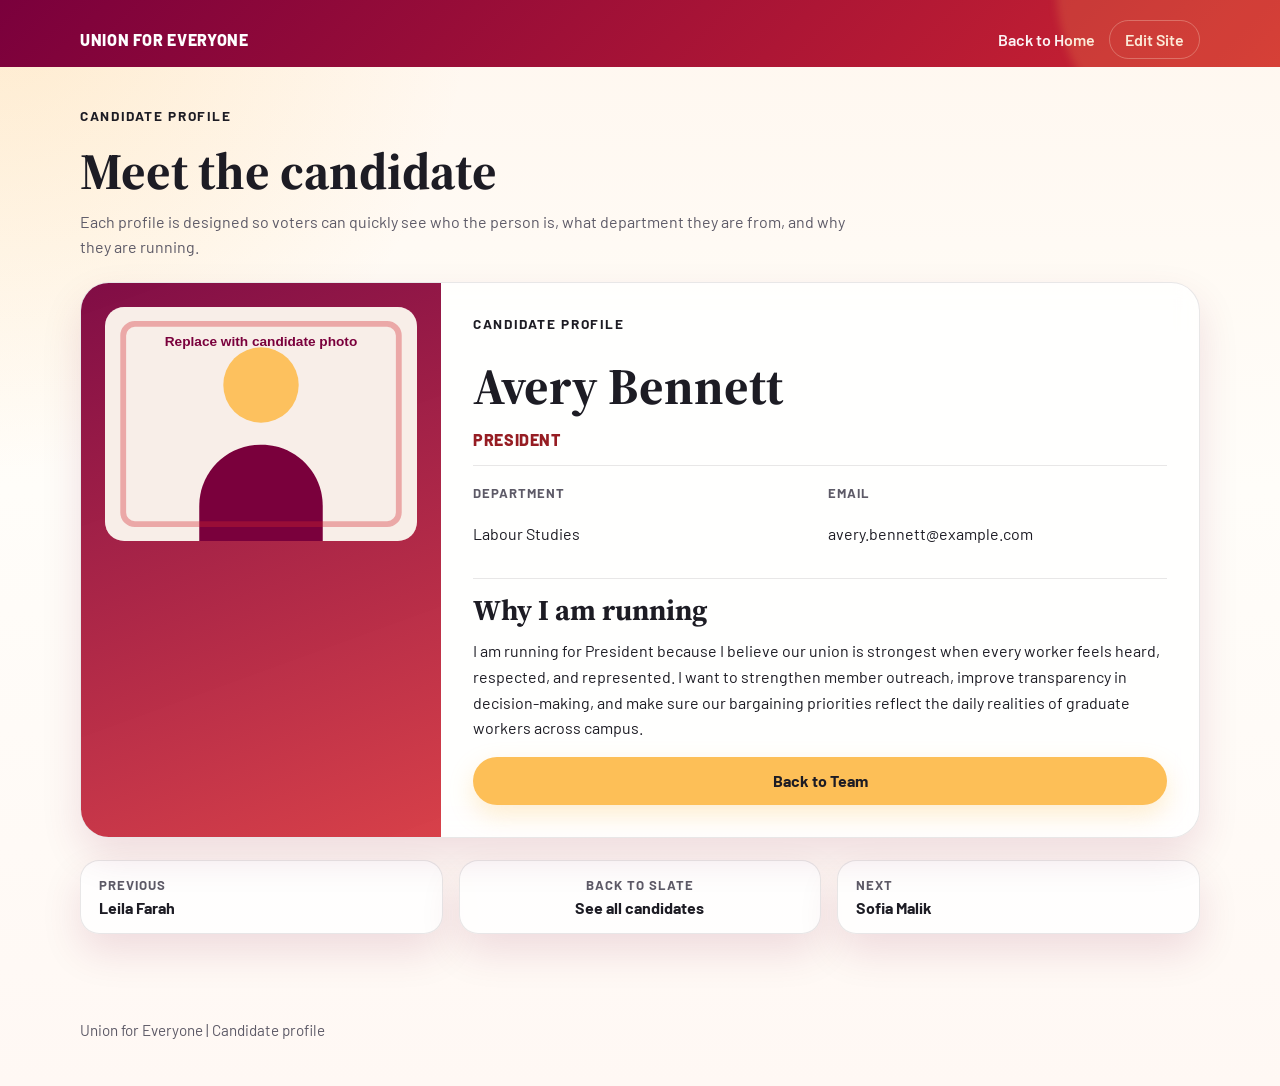
<file: candidate.html>
<!DOCTYPE html>
<html lang="en">
<head>
  <meta charset="UTF-8">
  <meta name="viewport" content="width=device-width, initial-scale=1.0">
  <title>Candidate Profile | Union for Everyone</title>
  <meta name="description" content="Candidate profile for the Union for Everyone CUPE 3906 campaign.">
  <link rel="preconnect" href="https://fonts.googleapis.com">
  <link rel="preconnect" href="https://fonts.gstatic.com" crossorigin>
  <link href="https://fonts.googleapis.com/css2?family=Barlow:wght@400;500;600;700;800&family=Source+Serif+4:wght@500;600;700&display=swap" rel="stylesheet">
  <link rel="stylesheet" href="styles.css">
</head>
<body data-page="candidate">
  <header class="profile-hero">
    <nav class="topbar topbar--solid">
      <a class="brand" href="index.html" id="brand-name">Union for Everyone</a>
      <div class="topbar__links">
        <a class="nav-link" href="index.html">Back to Home</a>
        <a class="nav-link nav-link--button" href="admin/">Edit Site</a>
      </div>
    </nav>
  </header>

  <main class="profile-shell">
    <section class="profile-intro">
      <p class="eyebrow">Candidate Profile</p>
      <h1>Meet the candidate</h1>
      <p>Each profile is designed so voters can quickly see who the person is, what department they are from, and why they are running.</p>
    </section>
    <article class="profile-card" id="candidate-profile" aria-live="polite"></article>
    <nav class="profile-nav" id="profile-nav" aria-label="Candidate navigation"></nav>
  </main>

  <footer class="site-footer">
    <p id="profile-footer-text">Union for Everyone | CUPE 3906 campaign profile</p>
  </footer>

  <script id="campaign-data" type="application/json">
    {
      "siteName": "Union for Everyone",
      "campaignLabel": "CUPE 3906 Local Election Campaign",
      "heroTitle": "Building a union that includes, supports, and fights for everyone.",
      "heroLede": "Meet our full slate of executive candidates. Click any profile to read their statement, see their department, and contact them directly.",
      "introTitle": "13 candidates, one shared campaign vision",
      "introText": "This template uses placeholder names, statements, and images so you can quickly replace them with your real campaign details.",
      "footerText": "Union for Everyone | Editable campaign website template for CUPE 3906",
      "profileFooterText": "Union for Everyone | CUPE 3906 campaign profile",
      "candidates": [
        {
          "id": "candidate-01",
          "name": "Avery Bennett",
          "position": "President",
          "department": "Labour Studies",
          "email": "avery.bennett@example.com",
          "image": "assets/placeholder-profile.svg",
          "statement": "I am running for President because I believe our union is strongest when every worker feels heard, respected, and represented. I want to strengthen member outreach, improve transparency in decision-making, and make sure our bargaining priorities reflect the daily realities of graduate workers across campus."
        },
        {
          "id": "candidate-02",
          "name": "Sofia Malik",
          "position": "Vice-President",
          "department": "Political Science",
          "email": "sofia.malik@example.com",
          "image": "assets/placeholder-profile.svg",
          "statement": "I am running for Vice-President to help build a more responsive and connected union. My focus is on communication, organizing, and making sure members can easily understand how to get support, raise concerns, and participate in union life."
        },
        {
          "id": "candidate-03",
          "name": "Jordan Chen",
          "position": "Secretary-Treasurer",
          "department": "Economics",
          "email": "jordan.chen@example.com",
          "image": "assets/placeholder-profile.svg",
          "statement": "I am running for Secretary-Treasurer because careful stewardship of union resources matters. I want members to feel confident that finances are managed responsibly, updates are easy to follow, and budgeting reflects the priorities we set together."
        },
        {
          "id": "candidate-04",
          "name": "Priya Nair",
          "position": "Recording Secretary",
          "department": "Health Research Methodology",
          "email": "priya.nair@example.com",
          "image": "assets/placeholder-profile.svg",
          "statement": "I am running for Recording Secretary because good records create accountability. I want meeting notes, decisions, and follow-up actions to be clear, timely, and accessible so members can stay informed and engaged."
        },
        {
          "id": "candidate-05",
          "name": "Daniel Okoye",
          "position": "Chief Steward",
          "department": "Engineering Physics",
          "email": "daniel.okoye@example.com",
          "image": "assets/placeholder-profile.svg",
          "statement": "I am running for Chief Steward to strengthen workplace support across departments. Members deserve responsive representation, clear grievance guidance, and a union culture where nobody feels alone when problems arise."
        },
        {
          "id": "candidate-06",
          "name": "Mina Haddad",
          "position": "Equity Officer",
          "department": "Sociology",
          "email": "mina.haddad@example.com",
          "image": "assets/placeholder-profile.svg",
          "statement": "I am running for Equity Officer because inclusion has to be active, not symbolic. I want to support anti-oppression work, improve access to union spaces, and make sure our campaigns reflect the needs of marginalized members."
        },
        {
          "id": "candidate-07",
          "name": "Ethan Rodrigues",
          "position": "Communications Officer",
          "department": "History",
          "email": "ethan.rodrigues@example.com",
          "image": "assets/placeholder-profile.svg",
          "statement": "I am running for Communications Officer because members need updates that are timely, clear, and welcoming. I want to improve outreach through better messaging, stronger visual materials, and easier access to key information."
        },
        {
          "id": "candidate-08",
          "name": "Fatima Noor",
          "position": "Health and Safety Officer",
          "department": "Kinesiology",
          "email": "fatima.noor@example.com",
          "image": "assets/placeholder-profile.svg",
          "statement": "I am running for Health and Safety Officer because healthy workplaces are a union issue. I want to elevate members' concerns around workload, stress, and physical safety while pushing for more proactive protections."
        },
        {
          "id": "candidate-09",
          "name": "Lucas Pereira",
          "position": "Social Events Coordinator",
          "department": "Anthropology",
          "email": "lucas.pereira@example.com",
          "image": "assets/placeholder-profile.svg",
          "statement": "I am running for Social Events Coordinator because community matters. I want to help create events that are accessible, affordable, and meaningful so members can build relationships beyond moments of crisis."
        },
        {
          "id": "candidate-10",
          "name": "Harpreet Gill",
          "position": "Grievance Officer",
          "department": "Psychology",
          "email": "harpreet.gill@example.com",
          "image": "assets/placeholder-profile.svg",
          "statement": "I am running for Grievance Officer because workers need steady support when navigating difficult situations. I want to make the grievance process more approachable and ensure members know what options are available to them."
        },
        {
          "id": "candidate-11",
          "name": "Nadia El-Sayed",
          "position": "International Members Representative",
          "department": "Chemistry",
          "email": "nadia.elsayed@example.com",
          "image": "assets/placeholder-profile.svg",
          "statement": "I am running for International Members Representative because international students and workers face distinct barriers that deserve focused advocacy. I want to improve information-sharing, support, and solidarity across the local."
        },
        {
          "id": "candidate-12",
          "name": "Noah Sinclair",
          "position": "Unit 1 Representative",
          "department": "English and Cultural Studies",
          "email": "noah.sinclair@example.com",
          "image": "assets/placeholder-profile.svg",
          "statement": "I am running for Unit 1 Representative to bring everyday workplace concerns forward quickly and consistently. I want to listen well, report back clearly, and help members feel more connected to union decision-making."
        },
        {
          "id": "candidate-13",
          "name": "Leila Farah",
          "position": "Unit 2 Representative",
          "department": "Geography and Earth Sciences",
          "email": "leila.farah@example.com",
          "image": "assets/placeholder-profile.svg",
          "statement": "I am running for Unit 2 Representative because contract academic workers deserve strong, visible advocacy. I want to focus on equity, workplace respect, and practical organizing that improves conditions across the unit."
        }
      ]
    }
  </script>
  <script src="script.js"></script>
</body>
</html>
</file>
<file: styles.css>
:root {
  --cupe-red: #d22630;
  --cupe-red-dark: #961d23;
  --mcmaster-maroon: #7a003c;
  --mcmaster-gold: #fdbf57;
  --ink: #1d1c24;
  --muted: #5d5a67;
  --paper: #fffaf5;
  --white: #ffffff;
  --border: rgba(29, 28, 36, 0.1);
  --shadow: 0 18px 40px rgba(122, 0, 60, 0.12);
}

* {
  box-sizing: border-box;
}

html {
  scroll-behavior: smooth;
}

body {
  margin: 0;
  font-family: "Barlow", sans-serif;
  color: var(--ink);
  background:
    radial-gradient(circle at top left, rgba(253, 191, 87, 0.22), transparent 28%),
    linear-gradient(180deg, #fff7ef 0%, #fffdf9 45%, #fff8f4 100%);
}

img {
  max-width: 100%;
  display: block;
}

a {
  color: inherit;
  text-decoration: none;
}

.hero,
.profile-hero {
  position: relative;
  overflow: hidden;
  background:
    linear-gradient(135deg, rgba(122, 0, 60, 0.97), rgba(210, 38, 48, 0.95)),
    var(--mcmaster-maroon);
  color: var(--white);
}

.hero::after,
.profile-hero::after {
  content: "";
  position: absolute;
  inset: auto -8rem -6rem auto;
  width: 22rem;
  height: 22rem;
  background: rgba(253, 191, 87, 0.18);
  border-radius: 50%;
  filter: blur(4px);
}

.topbar {
  width: min(1120px, calc(100% - 2rem));
  margin: 0 auto;
  padding: 1.25rem 0;
  display: flex;
  justify-content: space-between;
  align-items: center;
  gap: 1rem;
}

.topbar__links {
  display: flex;
  align-items: center;
  gap: 0.85rem;
  flex-wrap: wrap;
}

.topbar--solid {
  padding-bottom: 0.5rem;
}

.brand {
  font-weight: 800;
  letter-spacing: 0.04em;
  text-transform: uppercase;
}

.nav-link {
  font-weight: 600;
  opacity: 0.95;
}

.nav-link--button {
  border: 1px solid rgba(255, 255, 255, 0.3);
  border-radius: 999px;
  padding: 0.55rem 0.95rem;
}

.hero__content,
.intro,
.message-band,
.team-grid-section,
.profile-shell,
.site-footer {
  width: min(1120px, calc(100% - 2rem));
  margin: 0 auto;
}

.hero__content {
  padding: 4rem 0 5rem;
  position: relative;
  z-index: 1;
}

.hero__kicker {
  margin: 0 0 1rem;
  max-width: 40rem;
  color: rgba(255, 255, 255, 0.84);
  font-size: 1rem;
}

.eyebrow {
  margin: 0 0 0.75rem;
  text-transform: uppercase;
  letter-spacing: 0.12em;
  font-size: 0.85rem;
  font-weight: 700;
}

h1,
h2,
h3 {
  margin: 0;
  font-family: "Source Serif 4", serif;
  line-height: 1.05;
}

h1 {
  max-width: 100%;
  font-size: clamp(2.8rem, 7vw, 5.4rem);
  text-wrap: balance;
}

h2 {
  font-size: clamp(2rem, 4vw, 3rem);
}

.hero__lede,
.intro__text,
.statement p,
.profile-card__meta p,
.candidate-card__dept {
  line-height: 1.6;
}

.hero__lede {
  max-width: 48rem;
  margin: 1.5rem 0 0;
  font-size: 1.1rem;
}

.hero__actions {
  display: flex;
  flex-wrap: wrap;
  gap: 0.9rem;
  margin-top: 2rem;
}

.hero__stats {
  display: grid;
  grid-template-columns: repeat(3, minmax(0, 1fr));
  gap: 1rem;
  max-width: 48rem;
  margin-top: 2rem;
}

.hero-stat {
  padding: 1rem 1.15rem;
  border-radius: 1.2rem;
  background: rgba(255, 255, 255, 0.1);
  border: 1px solid rgba(255, 255, 255, 0.14);
  backdrop-filter: blur(10px);
}

.hero-stat strong,
.hero-stat span {
  display: block;
}

.hero-stat strong {
  font-size: 1.3rem;
  font-weight: 800;
}

.hero-stat span {
  margin-top: 0.35rem;
  color: rgba(255, 255, 255, 0.8);
}

.button {
  display: inline-flex;
  align-items: center;
  justify-content: center;
  padding: 0.9rem 1.3rem;
  border-radius: 999px;
  font-weight: 700;
  transition: transform 0.18s ease, box-shadow 0.18s ease, background 0.18s ease;
}

.button:hover {
  transform: translateY(-1px);
}

.button--primary {
  background: var(--mcmaster-gold);
  color: var(--ink);
  box-shadow: 0 10px 24px rgba(253, 191, 87, 0.28);
}

.button--ghost {
  border: 1px solid rgba(255, 255, 255, 0.32);
  color: var(--white);
}

.button--small {
  padding: 0.75rem 1rem;
  align-self: flex-start;
  background: rgba(122, 0, 60, 0.08);
  color: var(--mcmaster-maroon);
}

.message-band {
  padding: 2rem 0 0;
}

.message-band__inner {
  background: linear-gradient(180deg, rgba(255, 255, 255, 0.88), rgba(255, 252, 248, 0.96));
  border: 1px solid var(--border);
  border-radius: 1.6rem;
  box-shadow: var(--shadow);
  padding: 1.5rem;
  transform: translateY(-2rem);
}

.message-band__inner h2 {
  margin-bottom: 0.8rem;
  max-width: 100%;
}

.message-band__inner p:last-child {
  margin: 0;
}

.intro {
  padding: 1.5rem 0 1.5rem;
  display: grid;
  gap: 1rem;
}

.section-heading {
  display: grid;
  gap: 0.45rem;
}

.team-grid-section {
  padding: 1rem 0 4.5rem;
}

.section-heading--row {
  grid-template-columns: 1fr auto;
  align-items: end;
  margin-bottom: 1.25rem;
}

.section-note {
  margin: 0;
  color: var(--muted);
}

.intro__cards {
  display: grid;
  grid-template-columns: repeat(3, minmax(0, 1fr));
  gap: 1rem;
}

.intro-card {
  background: rgba(255, 255, 255, 0.78);
  border: 1px solid var(--border);
  box-shadow: var(--shadow);
  border-radius: 1.35rem;
  padding: 1.2rem;
}

.intro-card h3 {
  margin-bottom: 0.55rem;
  font-size: 1.4rem;
}

.intro-card p {
  margin: 0;
  line-height: 1.6;
  color: var(--muted);
}

.team-grid {
  display: grid;
  grid-template-columns: repeat(auto-fit, minmax(220px, 1fr));
  gap: 1.25rem;
}

.featured-candidate {
  margin-bottom: 1.5rem;
}

.featured-card,
.candidate-card,
.profile-card {
  background: rgba(255, 255, 255, 0.82);
  backdrop-filter: blur(10px);
  border: 1px solid var(--border);
  box-shadow: var(--shadow);
}

.featured-card {
  max-width: 430px;
  margin: 0 auto;
  border-radius: 1.8rem;
  overflow: hidden;
}

.featured-card__link {
  display: block;
}

.featured-card__image-wrap {
  padding: 1.5rem 1.5rem 0;
  background: linear-gradient(135deg, rgba(122, 0, 60, 0.1), rgba(210, 38, 48, 0.08));
}

.featured-card__image {
  width: min(220px, 100%);
  aspect-ratio: 1 / 1;
  object-fit: cover;
  margin: 0 auto;
  border-radius: 50%;
  border: 5px solid rgba(255, 255, 255, 0.75);
  background: linear-gradient(135deg, rgba(122, 0, 60, 0.16), rgba(210, 38, 48, 0.12));
}

.featured-card__content {
  padding: 1.4rem 1.5rem 1.6rem;
  text-align: center;
  display: grid;
  gap: 0.7rem;
}

.featured-card__label,
.featured-card__position {
  margin: 0;
  text-transform: uppercase;
  letter-spacing: 0.08em;
  font-weight: 800;
  color: var(--cupe-red-dark);
}

.featured-card__dept {
  margin: 0;
  color: var(--muted);
}

.candidate-card {
  border-radius: 1.4rem;
  overflow: hidden;
  height: 100%;
}

.candidate-card__link {
  display: grid;
  height: 100%;
  grid-template-rows: auto 1fr;
}

.candidate-card__image {
  width: 100%;
  aspect-ratio: 4 / 3;
  object-fit: cover;
  background: linear-gradient(135deg, rgba(122, 0, 60, 0.16), rgba(210, 38, 48, 0.12));
}

.candidate-card__body {
  padding: 1.15rem;
  display: grid;
  gap: 0.8rem;
  align-content: start;
}

.candidate-card__position,
.profile-card__position {
  margin: 0;
  color: var(--cupe-red-dark);
  font-weight: 800;
  letter-spacing: 0.04em;
  text-transform: uppercase;
}

.candidate-card__dept {
  margin: 0;
  color: var(--muted);
  min-height: 3.2em;
}

.profile-shell {
  padding: 2.5rem 0 4.5rem;
}

.profile-intro {
  display: grid;
  gap: 0.6rem;
  margin-bottom: 1.4rem;
}

.profile-intro h1 {
  max-width: none;
  font-size: clamp(2.3rem, 4vw, 3.4rem);
}

.profile-intro p:last-child {
  margin: 0;
  max-width: 48rem;
  color: var(--muted);
  line-height: 1.6;
}

.profile-card {
  border-radius: 1.8rem;
  overflow: hidden;
  display: grid;
  grid-template-columns: minmax(260px, 360px) 1fr;
}

.profile-card__image-wrap {
  background:
    linear-gradient(160deg, rgba(122, 0, 60, 0.95), rgba(210, 38, 48, 0.88));
  padding: 1.5rem;
}

.profile-card__image {
  width: 100%;
  border-radius: 1.2rem;
  background: rgba(255, 255, 255, 0.2);
}

.profile-card__content {
  padding: 2rem;
  display: grid;
  gap: 1rem;
}

.profile-card__content h2 {
  font-size: clamp(2rem, 4vw, 3.2rem);
}

.profile-card__meta {
  display: grid;
  grid-template-columns: repeat(auto-fit, minmax(220px, 1fr));
  gap: 1rem;
  padding: 1rem 0;
  border-top: 1px solid var(--border);
  border-bottom: 1px solid var(--border);
}

.label {
  display: inline-block;
  margin-bottom: 0.25rem;
  font-size: 0.82rem;
  text-transform: uppercase;
  letter-spacing: 0.08em;
  color: var(--muted);
  font-weight: 700;
}

.statement h2 {
  margin-bottom: 0.8rem;
  font-size: 1.8rem;
}

.statement__body p {
  margin: 0 0 1rem;
}

.statement__body p:last-child {
  margin-bottom: 0;
}

.profile-nav {
  display: grid;
  grid-template-columns: repeat(3, minmax(0, 1fr));
  gap: 1rem;
  margin-top: 1.4rem;
}

.profile-nav__link {
  padding: 1rem 1.1rem;
  border-radius: 1.2rem;
  border: 1px solid var(--border);
  background: rgba(255, 255, 255, 0.82);
  box-shadow: var(--shadow);
}

.profile-nav__link strong,
.profile-nav__link span {
  display: block;
}

.profile-nav__link strong {
  margin-top: 0.3rem;
  font-size: 1rem;
}

.profile-nav__link--center {
  text-align: center;
}

.site-footer {
  padding: 0 0 2rem;
  color: var(--muted);
  font-size: 0.95rem;
}

.error-box {
  padding: 1rem 1.2rem;
  border-radius: 1rem;
  background: rgba(210, 38, 48, 0.08);
  color: var(--cupe-red-dark);
  border: 1px solid rgba(210, 38, 48, 0.2);
}

@media (max-width: 780px) {
  .hero__stats,
  .intro__cards,
  .section-heading--row,
  .profile-nav {
    grid-template-columns: 1fr;
  }

  .profile-card {
    grid-template-columns: 1fr;
  }

  .hero__content {
    padding: 3rem 0 4rem;
  }

  h1 {
    text-wrap: pretty;
  }

  .message-band__inner {
    transform: none;
  }
}
</file>
